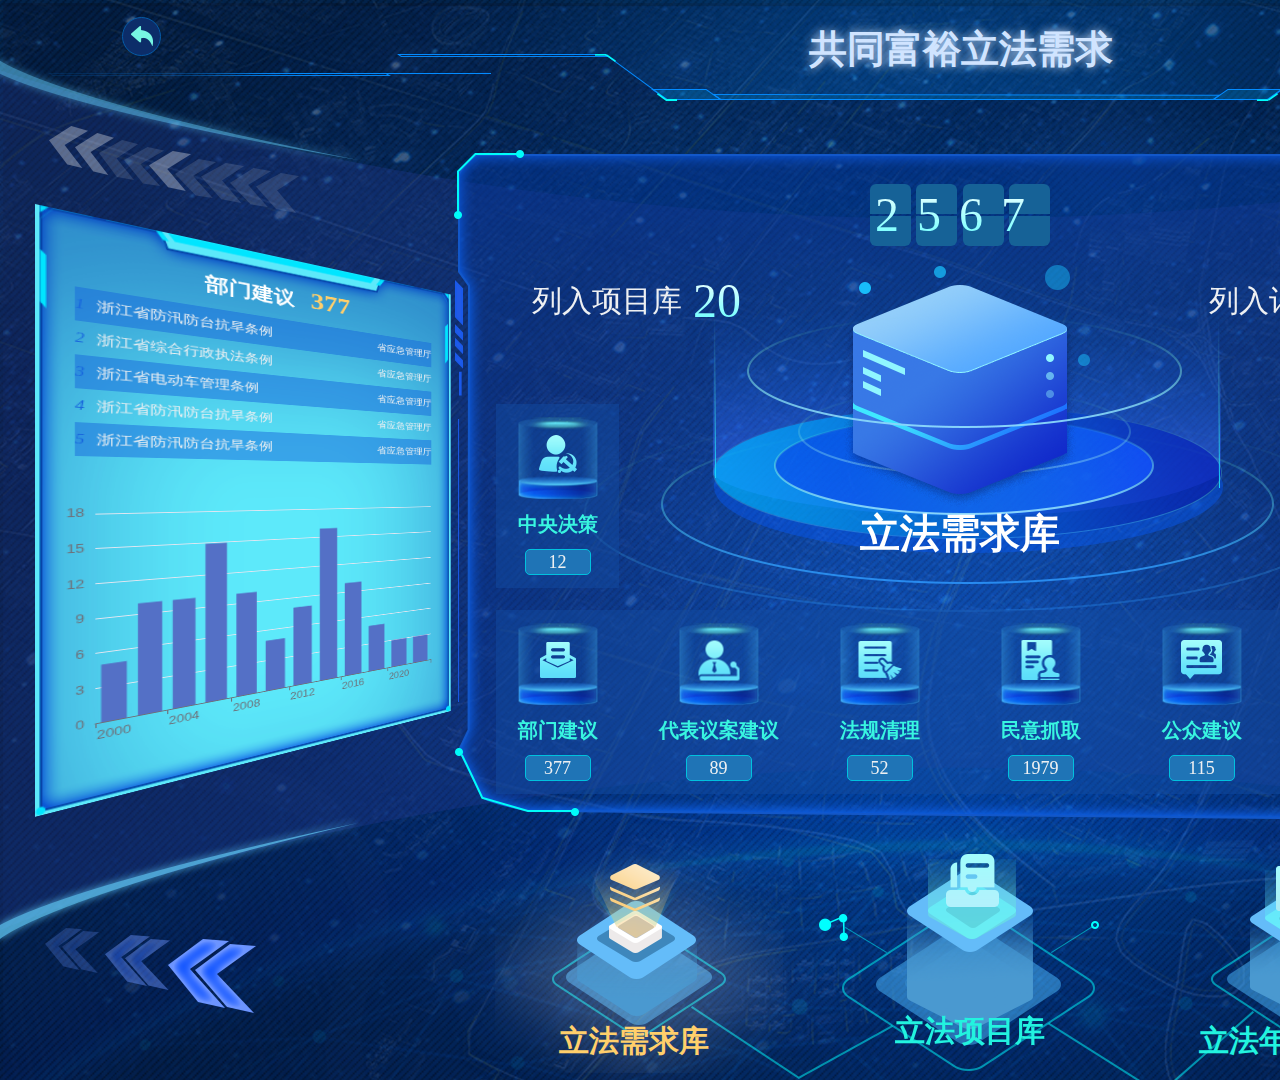
<file: index.html>
<!DOCTYPE html>
<html lang="en">

<head>
    <meta charset="UTF-8">
    <meta http-equiv="X-UA-Compatible" content="IE=edge">
    <meta name="viewport" content="width=device-width, initial-scale=1.0">
    <title>立法项目库</title>
    <link rel="stylesheet" href="./static/css/reset200802.css">
    <link rel="stylesheet" href="./static/font/css/all.css">
    <link rel="stylesheet" href="./static/css/index.css">
    <script src="./static/js/echarts/echarts.min.js"></script>
</head>

<body>
    <!-- 创建背景容器 设置背景 -->
    <div class="bg-wrapper">
        <!--创建head容器  -->
        <div class="header-wrapper">
            <!-- 创建header -->
            <div class="header">
                <!-- 左侧返回按钮 -->
                <div class="lf-ret-wrapper">
                    <a href="#" class="ret">
                        <img src="./static/image/ret.png" alt="">
                    </a>

                </div>
                <!-- 中间标题 -->
                <h1 class="middle-title">共同富裕立法需求</h1>
                <!-- 右侧用户信息 -->
                <div class="user-info-wrapper">
                    <ul class="nav">
                        <li>
                            <a href="#">
                                <img src="./static/image/user-my-computer.png" alt="">
                            </a>
                        </li>

                        <li>
                            <a href="#">
                                <img src="./static/image/user-question-mark.png" alt="">
                            </a>
                        </li>
                        <li>
                            <a href="#">
                                <img src="./static/image/information.png" alt="">
                            </a>
                        </li>
                    </ul>
                    <!-- 黄色消息记录 -->
                    <div class="information">
                        <a href="#">6</a>
                    </div>
                    <div class="user-info">
                        <div class="avatar">
                            <a href="#">
                                <img src="./static/image/user.png" alt="">
                            </a>
                        </div>
                        <div class="username">
                            <a href="#">
                                Patrick
                                <i class="fas fa-angle-down"></i>
                            </a>

                        </div>
                    </div>
                </div>

            </div>
        </div>
        <!-- 创建主体 main容器  -->
        <div class="main-wrapper">
            <!-- 左侧部门建议 -->
            <div class="suggestion-wrapper">
                <!-- 背景 -->
                <div class="lf-bg">
                    <!-- 标题 -->
                    <h1>部门建议<span>377</span></h1>
                    <!-- 列表项 -->
                    <ul>
                        <li>
                            <a href="#">
                                <i>1</i>
                                浙江省防汛防台抗旱条例
                                <p>省应急管理厅</p>
                            </a>
                        </li>
                        <li>
                            <a href="#">
                                <i>2</i>
                                浙江省综合行政执法条例
                                <p>省应急管理厅</p>
                            </a>
                        </li>
                        <li>
                            <a href="#">
                                <i>3</i>
                                浙江省电动车管理条例
                                <p>省应急管理厅</p>
                            </a>
                        </li>
                        <li>
                            <a href="#">
                                <i>4</i>
                                浙江省防汛防台抗旱条例
                                <p>省应急管理厅</p>
                            </a>
                        </li>
                        <li>
                            <a href="#">
                                <i>5</i>
                                浙江省防汛防台抗旱条例
                                <p>省应急管理厅</p>
                            </a>
                        </li>
                    </ul>
                    <!-- 可视化图表 -->
                    <div id="main"></div>
                </div>

            </div>
            <!-- 中间立法库 -->
            <div class="library">
                <!-- 统计数字 -->
                <div class="statisticd">
                    <!-- 背景透明层 -->
                    <div class="bg-opct">
                        <!-- 上半部背景 -->
                        <ul class="top-bg">
                            <li></li>
                            <li></li>
                            <li></li>
                            <li></li>
                        </ul>
                        <!-- 下半部背景 -->
                        <ul class="bottom-bg">
                            <li></li>
                            <li></li>
                            <li></li>
                            <li></li>
                        </ul>
                    </div>
                    <!-- 统计数字 -->
                    <div class="statisticd-data">
                        <ul>
                            <li>2</li>
                            <li>5</li>
                            <li>6</li>
                            <li>7</li>
                        </ul>
                    </div>
                </div>
                <!-- 列入项目 -->
                <div class="item">
                    <!-- 列入项目库 -->
                    <div class="item-ku">
                        <a href="#">
                            列入项目库
                            <span>20</span>
                        </a>
                    </div>
                    <!-- 列入计划 -->
                    <div class="item-plan">
                        <a href="#">
                            列入计划
                            <span>10</span>
                        </a>
                    </div>
                </div>
                <!-- 中央省委 -->
                <div class="central">
                    <!-- 中央决策 -->
                    <div class="lf-zyjc">
                        <a href="#">
                            <div class="icon">
                                <img src="./static/image/zyjc.png" alt="">
                            </div>
                            <h1>中央决策</h1>
                            <div class="strip">
                                <span>12</span>
                            </div>
                        </a>
                    </div>
                    <!-- 立法需求库 -->
                    <div class="md-lfxq">
                        <h1>立法需求库</h1>
                    </div>
                    <!-- 省委要求 -->
                    <div class="rt-swyq">
                        <a href="#">
                            <div class="icon">
                                <img src="./static/image/省委要求.png" alt="">
                            </div>
                            <h1>省委要求</h1>
                            <div class="strip">
                                <span>26</span>
                            </div>
                        </a>
                    </div>
                </div>
                <!-- 部门列表项 -->
                <div class="legislation-item">
                    <ul>
                        <li> <a href="#">
                                <div class="icon">
                                    <img src="./static/image/部门建议.png" alt="">
                                </div>
                                <h1>部门建议</h1>
                                <div class="strip">
                                    <span>377</span>
                                </div>
                            </a></li>
                        <li> <a href="#">
                                <div class="icon">
                                    <img src="./static/image/代表议案建议.png" alt="">
                                </div>
                                <h1>代表议案建议</h1>
                                <div class="strip">
                                    <span>89</span>
                                </div>
                            </a></li>
                        <li> <a href="#">
                                <div class="icon">
                                    <img src="./static/image/fgql.png" alt="">
                                </div>
                                <h1>法规清理</h1>
                                <div class="strip">
                                    <span>52</span>
                                </div>
                            </a></li>
                        <li> <a href="#">
                                <div class="icon">
                                    <img src="./static/image/myzq.png" alt="">
                                </div>
                                <h1>民意抓取</h1>
                                <div class="strip">
                                    <span>1979</span>
                                </div>
                            </a></li>
                        <li> <a href="#">
                                <div class="icon">
                                    <img src="./static/image/qzfg.png" alt="">
                                </div>
                                <h1>公众建议</h1>
                                <div class="strip">
                                    <span>115</span>
                                </div>
                            </a></li>
                        <li> <a href="#">
                                <div class="icon">
                                    <img src="./static/image/zfjc.png" alt="">
                                </div>
                                <h1>执法检查</h1>
                                <div class="strip">
                                    <span>120</span>
                                </div>
                            </a></li>
                    </ul>
                </div>
            </div>
            <!-- 右侧执法检查 -->
            <div class="check">
                <div class="lf-bg">
                    <!-- 标题 -->
                    <h1>执法检查<span>120</span></h1>
                    <!-- 列表项 -->
                    <ul>
                        <li>
                            <a href="#">
                                <!-- <i>1</i> -->
                                《浙江省固体废物污染环境防治条例(修订)》
                                <!-- <p>省应急管理厅</p> -->
                            </a>
                        </li>
                        <li>
                            <a href="#">
                                <!-- <i>2</i> -->
                                《浙江省固体废物污染环境防治条例(修订)》
                                <!-- <p>省应急管理厅</p> -->
                            </a>
                        </li>
                        <li>
                            <a href="#">
                                <!-- <i>3</i> -->
                                《浙江省固体废物污染环境防治条例(修订)》
                                <!-- <p>省应急管理厅</p> -->
                            </a>
                        </li>
                        <li>
                            <a href="#">
                                <!-- <i>4</i> -->
                                《浙江省固体废物污染环境防治条例(修订)》
                                <!-- <p>省应急管理厅</p> -->
                            </a>
                        </li>
                        <li>
                            <a href="#">
                                <!-- <i>5</i> -->
                                《浙江省固体废物污染环境防治条例(修订)》
                                <!-- <p>省应急管理厅</p> -->
                            </a>
                        </li>
                    </ul>
                    <div id="r-main"></div>
                </div>
            </div>
        </div>
        <!-- footer -->
        <div class="footer">
            <div class="item-list">
                <a href="#">

                    <div class="img-wrapper">
                        <img class="lfimg" src="./static/image/lfxqk.png" alt="">
                    </div>
                    <h2 class="lft">立法需求库</h2>
                </a>
                <a href="#">
                    <div class="img-wrapper">
                        <img class="mdimg" src="./static/image/lfxmk-1.png" alt="">
                    </div>
                    <h2 class="mdt">立法项目库</h2>
                </a>
                <a href="#">
                    <div class="img-wrapper">
                        <img class="rtimg " src="./static/image/lfjh.png" alt="">
                    </div>

                    <h2 class="rtt">立法年度计划库</h2>
                </a>
            </div>
        </div>
    </div>
    <script>
        //基于准备好的dom，初始化echarts实例
        var myChart = echarts.init(document.getElementById('main'));
        var b_myChart = echarts.init(document.getElementById('r-main'));
        // 指定图表的配置项和数据

        var option = {
            xAxis: {
                type: 'category',
                data: ['2000', '2002', '2004', '2006', '2008', '2010', '2012', '2014', '2016', '2018', '2020', '2022']
            },
            yAxis: {
                type: 'value'
            },
            series: [
                {
                    data: [5, 10, 10, 15, 10, 5, 8, 16, 10, 5, 3, 3],
                    type: 'bar'
                }
            ]
        };

        // 使用刚指定的配置项和数据显示图表。
        myChart.setOption(option);
        b_myChart.setOption(option);
    </script>
</body>

</html>
</file>
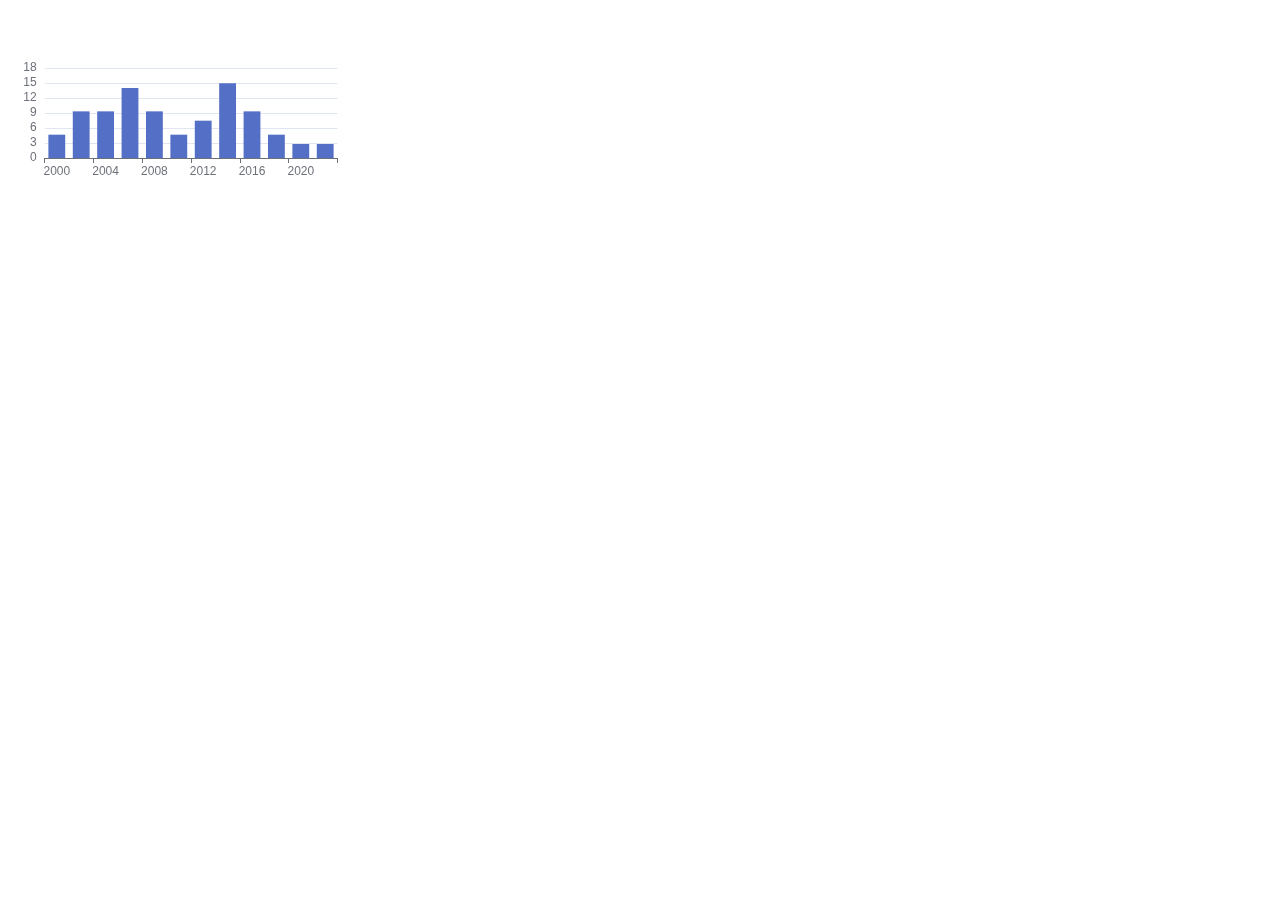
<file: index_1.html>
<!DOCTYPE html>
<html lang="en">
<head>
    <meta charset="UTF-8">
    <meta http-equiv="X-UA-Compatible" content="IE=edge">
    <meta name="viewport" content="width=device-width, initial-scale=1.0">
    <title>Document</title>
    <script src="./static/js/echarts/echarts.min.js"></script>
</head>
<body>
    <div id="main" style="width: 366px; height: 220px;">tr  </div>
    <script type="text/javascript">
        //基于准备好的dom，初始化echarts实例
        var myChart = echarts.init(document.getElementById('main'));

        // 指定图表的配置项和数据
        
        var option = {
                xAxis: {
                    type: 'category',
                    data: ['2000', '2002', '2004', '2006', '2008', '2010', '2012','2014','2016','2018','2020','2022']
                },
                yAxis: {
                    type: 'value'
                },
                series: [
                    {
                    data: [5, 10, 10, 15, 10, 5,8,16,10,5,3,3],
                    type: 'bar'
                    }
                ]
                };

        // 使用刚指定的配置项和数据显示图表。
        myChart.setOption(option);

//         var chartDom = document.getElementById('main');
//         var myChart = echarts.init(chartDom);
//         var option;

//             option = {
//             xAxis: {
//                 type: 'category',
//                 data: ['2000', '2002', '2004', '2006', '2008', '2010', '2012','2014','2016','2018','2020','2022']
//             },
//             yAxis: {
//                 type: 'value'
//             },
//             series: [
//                 {
//                 data: [0, 5, 15, 20, 25, 30],
//                 type: 'bar'
//                 }
//             ]
//             };

// option && myChart.setOption(option);


    </script>
</body>
</html>
</file>
<file: static/css/index.css>
a {
  text-decoration: none;
  color: #eef0f2;
}
/* 设置背景 */
.bg-wrapper {
  width: 1920px;
  height: 1080px;
  margin: 0 auto;
  background-image: url(../image/bg.png);
  background-size: cover;
}
.bg-wrapper .header-wrapper {
  /* 设置header 对齐方式 */
}
.bg-wrapper .header-wrapper .header {
  width: 1920px;
  display: flex;
  justify-content: space-between;
  align-items: center;
}
.bg-wrapper .header-wrapper .header .lf-ret-wrapper {
  display: flex;
  width: 333px;
}
.bg-wrapper .header-wrapper .header .lf-ret-wrapper .ret {
  display: block;
  width: 37px;
  height: 37px;
  border: 1px solid #055ba7;
  border-radius: 50%;
  background-color: #0c2d69;
  position: relative;
  top: -13px;
  margin-left: 122px;
}
.bg-wrapper .header-wrapper .header .lf-ret-wrapper .ret img {
  position: absolute;
  top: 50%;
  left: 50%;
  transform: translateX(-50%) translateY(-50%);
}
.bg-wrapper .header-wrapper .header h1 {
  line-height: 98px;
  color: #d0e4ff;
  font-size: 38px;
  display: flex;
  text-align: center;
  text-shadow: 0 0 10px ;
}
.bg-wrapper .header-wrapper .header .user-info-wrapper {
  display: flex;
  margin-right: 25px;
  position: relative;
  top: -13px;
}
.bg-wrapper .header-wrapper .header .user-info-wrapper .nav {
  width: 137px;
  display: flex;
  justify-content: space-between;
  align-items: center;
  margin-right: 25px;
}
.bg-wrapper .header-wrapper .header .user-info-wrapper .nav li a {
  position: relative;
  display: block;
  width: 37px;
  height: 37px;
  background-color: rgba(11, 46, 106, 0.5);
  border: 1px solid #055ba7;
  border-radius: 50%;
}
.bg-wrapper .header-wrapper .header .user-info-wrapper .nav li a img {
  position: absolute;
  top: 50%;
  left: 50%;
  transform: translateX(-50%) translateY(-50%);
}
.bg-wrapper .header-wrapper .header .user-info-wrapper .information {
  position: absolute;
  top: -5px;
  left: 124px;
  width: 25px;
  height: 20px;
  background-color: #ffad00;
  border-radius: 10px;
}
.bg-wrapper .header-wrapper .header .user-info-wrapper .information a {
  display: block;
  text-align: center;
  color: #eef0f2;
  font-size: 14px;
  line-height: 20px;
}
.bg-wrapper .header-wrapper .header .user-info-wrapper .user-info {
  display: flex;
  align-items: center;
}
.bg-wrapper .header-wrapper .header .user-info-wrapper .user-info .avatar {
  width: 46px;
  height: 46px;
  background-color: #505e74;
  border-radius: 50%;
  overflow: hidden;
}
.bg-wrapper .header-wrapper .header .user-info-wrapper .user-info .avatar a {
  display: block;
}
.bg-wrapper .header-wrapper .header .user-info-wrapper .user-info .avatar a img {
  width: 46px;
  height: 46px;
}
.bg-wrapper .header-wrapper .header .user-info-wrapper .user-info .username {
  display: flex;
  font-size: 18px;
  color: #eef0f2;
}
.bg-wrapper .header-wrapper .header .user-info-wrapper .user-info .username a {
  display: block;
  margin-left: 14px;
}
.bg-wrapper .header-wrapper .header .user-info-wrapper .user-info .username a i {
  margin-left: 14px;
}
.bg-wrapper .main-wrapper {
  margin-top: 56px;
  margin: 56px 35px 0px;
  display: flex;
  justify-content: space-between;
  perspective: 800px;
}
.bg-wrapper .main-wrapper .suggestion-wrapper {
  width: 416px;
  height: 613px;
  margin-top: 50px ;
  transform-style: preserve-3d;
}
.bg-wrapper .main-wrapper .suggestion-wrapper .lf-bg {
  background-color: #5de9fa;
  width: 100%;
  height: 100%;
  background-image: url(../image/左侧1.png);
  background-size: 100% 100%;
  overflow: hidden;
  transform-origin: left;
  transform: rotateY(65deg);
}
.bg-wrapper .main-wrapper .suggestion-wrapper .lf-bg h1 {
  margin-top: 31px;
  height: 31px;
  font-size: 22px;
  color: #fff;
  text-align: center;
}
.bg-wrapper .main-wrapper .suggestion-wrapper .lf-bg h1 span {
  color: #ffcf6b;
  font-size: 30px;
  margin-left: 17px;
}
.bg-wrapper .main-wrapper .suggestion-wrapper .lf-bg ul {
  width: 360px;
  margin: 14px auto 0 auto ;
}
.bg-wrapper .main-wrapper .suggestion-wrapper .lf-bg ul li:nth-child(2n+1) {
  background-color: rgba(24, 103, 220, 0.5);
}
.bg-wrapper .main-wrapper .suggestion-wrapper .lf-bg ul li {
  height: 35px;
  line-height: 35px;
  font-size: 14px;
}
.bg-wrapper .main-wrapper .suggestion-wrapper .lf-bg ul li :hover {
  background-color: #1867dd;
}
.bg-wrapper .main-wrapper .suggestion-wrapper .lf-bg ul li :hover i {
  color: #fff;
}
.bg-wrapper .main-wrapper .suggestion-wrapper .lf-bg ul li a {
  display: block;
}
.bg-wrapper .main-wrapper .suggestion-wrapper .lf-bg ul li a i {
  margin-right: 5px;
  color: #1867dd;
}
.bg-wrapper .main-wrapper .suggestion-wrapper .lf-bg ul li a p {
  float: right;
  font-size: 12px;
}
.bg-wrapper .main-wrapper .suggestion-wrapper .lf-bg #main {
  width: 430px;
  height: 350px;
  margin: 0 auto;
}
.bg-wrapper .main-wrapper .library {
  width: 1008px;
  height: 665px;
}
.bg-wrapper .main-wrapper .library .statisticd {
  position: relative;
}
.bg-wrapper .main-wrapper .library .statisticd .bg-opct {
  width: 180px;
  margin: 30px  auto;
}
.bg-wrapper .main-wrapper .library .statisticd .bg-opct .top-bg {
  display: flex;
  justify-content: space-between;
}
.bg-wrapper .main-wrapper .library .statisticd .bg-opct .top-bg li {
  width: 41px;
  height: 30px;
  background-color: #166297;
  border-top-left-radius: 6px ;
  border-top-right-radius: 6px ;
}
.bg-wrapper .main-wrapper .library .statisticd .bg-opct .bottom-bg {
  margin-top: 2px;
  display: flex;
  justify-content: space-between;
}
.bg-wrapper .main-wrapper .library .statisticd .bg-opct .bottom-bg li {
  width: 41px;
  height: 30px;
  background-color: #166297;
  border-bottom-left-radius: 6px ;
  border-bottom-right-radius: 6px ;
}
.bg-wrapper .main-wrapper .library .statisticd .statisticd-data {
  position: absolute;
  top: 0;
  left: 50%;
  width: 180px;
  line-height: 62px;
  transform: translateX(-50%);
}
.bg-wrapper .main-wrapper .library .statisticd .statisticd-data ul {
  display: flex;
  font-size: 48px;
  font-weight: 500;
  background: linear-gradient(#fcffff, #5bffff);
  color: transparent;
  -webkit-background-clip: text;
  padding-left: 5px;
}
.bg-wrapper .main-wrapper .library .statisticd .statisticd-data ul li {
  margin-right: 18px;
}
.bg-wrapper .main-wrapper .library .item {
  width: 857px;
  margin: 0 auto;
  display: flex;
  justify-content: space-between;
}
.bg-wrapper .main-wrapper .library .item a {
  display: block;
  line-height: 50px;
  font-size: 30px;
}
.bg-wrapper .main-wrapper .library .item a span {
  vertical-align: bottom;
  font-size: 48px;
  margin-left: 4px;
  background: linear-gradient(#fcffff, #5bffff);
  color: transparent;
  -webkit-background-clip: text;
}
.bg-wrapper .main-wrapper .library .central {
  display: flex;
  justify-content: space-between;
  margin: 78px  40px 0 40px;
}
.bg-wrapper .main-wrapper .library .central .lf-zyjc,
.bg-wrapper .main-wrapper .library .central .rt-swyq {
  width: 123px;
  height: 184px;
  background-color: rgba(18, 74, 160, 0.5);
}
.bg-wrapper .main-wrapper .library .central .lf-zyjc a,
.bg-wrapper .main-wrapper .library .central .rt-swyq a {
  display: flex;
  flex-direction: column;
  align-items: center;
}
.bg-wrapper .main-wrapper .library .central .lf-zyjc a .icon,
.bg-wrapper .main-wrapper .library .central .rt-swyq a .icon {
  margin-top: 13px;
  position: relative;
  width: 80px;
  height: 82px;
  background-image: url(../image/item.png);
  background-size: cover;
}
.bg-wrapper .main-wrapper .library .central .lf-zyjc a .icon img,
.bg-wrapper .main-wrapper .library .central .rt-swyq a .icon img {
  position: absolute;
  top: 45%;
  left: 50%;
  transform: translateX(-50%) translateY(-50%);
}
.bg-wrapper .main-wrapper .library .central .lf-zyjc a h1,
.bg-wrapper .main-wrapper .library .central .rt-swyq a h1 {
  margin: 15px 0;
  font-size: 20px;
  color: #38f5e0;
}
.bg-wrapper .main-wrapper .library .central .lf-zyjc a .strip,
.bg-wrapper .main-wrapper .library .central .rt-swyq a .strip {
  width: 64px;
  height: 24px;
  background-color: #1f74b6;
  border: 1px solid #01c1de;
  border-radius: 5px;
  line-height: 24px;
  text-align: center;
}
.bg-wrapper .main-wrapper .library .central .lf-zyjc a .strip span,
.bg-wrapper .main-wrapper .library .central .rt-swyq a .strip span {
  font-size: 18px;
}
.bg-wrapper .main-wrapper .library .central .md-lfxq {
  width: 240px;
  height: 69px;
  line-height: 69px;
  margin-top: 95px;
}
.bg-wrapper .main-wrapper .library .central .md-lfxq h1 {
  text-align: center;
  font-size: 40px;
  color: #ffffff;
}
.bg-wrapper .main-wrapper .library .legislation-item {
  margin: 22px 40px 0 40px;
}
.bg-wrapper .main-wrapper .library .legislation-item ul {
  display: flex;
  justify-content: space-between;
  background-color: rgba(18, 74, 160, 0.5);
}
.bg-wrapper .main-wrapper .library .legislation-item ul li {
  width: 123px;
  height: 184px;
}
.bg-wrapper .main-wrapper .library .legislation-item ul li a {
  display: flex;
  flex-direction: column;
  align-items: center;
}
.bg-wrapper .main-wrapper .library .legislation-item ul li a .icon {
  margin-top: 13px;
  position: relative;
  width: 80px;
  height: 82px;
  background-image: url(../image/item.png);
  background-size: cover;
}
.bg-wrapper .main-wrapper .library .legislation-item ul li a .icon img {
  position: absolute;
  top: 45%;
  left: 50%;
  transform: translateX(-50%) translateY(-50%);
}
.bg-wrapper .main-wrapper .library .legislation-item ul li a h1 {
  margin: 15px 0;
  font-size: 20px;
  color: #38f5e0;
}
.bg-wrapper .main-wrapper .library .legislation-item ul li a .strip {
  width: 64px;
  height: 24px;
  background-color: #1f74b6;
  border: 1px solid #01c1de;
  border-radius: 5px;
  line-height: 24px;
  text-align: center;
}
.bg-wrapper .main-wrapper .library .legislation-item ul li a .strip span {
  font-size: 18px;
}
.bg-wrapper .main-wrapper .check {
  width: 416px;
  height: 613px;
  margin-top: 50px ;
  transform-style: preserve-3d;
}
.bg-wrapper .main-wrapper .check .lf-bg {
  width: 100%;
  height: 100%;
  background-image: url(../image/左侧1.png);
  background-size: 100% 100%;
  overflow: hidden;
  transform-origin: right;
  transform: rotateY(-65deg);
}
.bg-wrapper .main-wrapper .check .lf-bg h1 {
  margin-top: 31px;
  height: 31px;
  font-size: 22px;
  color: #fff;
  text-align: center;
}
.bg-wrapper .main-wrapper .check .lf-bg h1 span {
  color: #22f3df;
  font-size: 30px;
  margin-left: 17px;
}
.bg-wrapper .main-wrapper .check .lf-bg ul {
  width: 360px;
  margin: 14px auto 0 auto ;
}
.bg-wrapper .main-wrapper .check .lf-bg ul li:nth-child(2n+1) {
  background-color: rgba(24, 103, 220, 0.5);
}
.bg-wrapper .main-wrapper .check .lf-bg ul li {
  height: 35px;
  line-height: 35px;
  font-size: 14px;
}
.bg-wrapper .main-wrapper .check .lf-bg ul li :hover {
  background-color: #1867dd;
}
.bg-wrapper .main-wrapper .check .lf-bg ul li a {
  display: block;
  text-align: center;
}
.bg-wrapper .main-wrapper .check .lf-bg ul li a i:nth-child(odd) {
  color: #fff;
}
.bg-wrapper .main-wrapper .check .lf-bg ul li a i {
  margin-right: 5px;
  color: #1867dd;
}
.bg-wrapper .main-wrapper .check .lf-bg ul li a p {
  float: right;
  font-size: 12px;
}
.bg-wrapper .main-wrapper .check .lf-bg #r-main {
  width: 430px;
  height: 350px;
  margin: 0 auto;
}
.bg-wrapper .footer {
  width: 1008px;
  height: 200px;
  margin: 32px auto 0 auto;
}
.bg-wrapper .footer .item-list {
  display: flex;
  justify-content: space-between;
  margin: 0 55px;
}
.bg-wrapper .footer .item-list a {
  width: 220px;
  display: flex;
  flex-direction: column;
  align-items: center;
}
.bg-wrapper .footer .item-list a div {
  width: 126px;
  height: 175px;
  position: relative;
}
.bg-wrapper .footer .item-list a div img {
  position: absolute;
}
.bg-wrapper .footer .item-list a div .lfimg {
  top: -5px;
  left: -63px;
}
.bg-wrapper .footer .item-list a div .mdimg {
  top: -38px;
  left: 10px;
}
.bg-wrapper .footer .item-list a div .rtimg {
  top: -20px;
  left: 14px;
}
.bg-wrapper .footer .item-list a h2 {
  position: relative;
  text-align: center;
  font-size: 30px;
  display: block;
  color: #22f3df;
}
.bg-wrapper .footer .item-list a .lft {
  left: 13px;
  color: #ffcf6b;
}
.bg-wrapper .footer .item-list a .mdt {
  top: -10px;
  left: 10px;
}
.bg-wrapper .footer .item-list a .rtt {
  left: 5px;
}
/*# sourceMappingURL=./index.css.map */
</file>
<file: static/css/reset200802.css>
/* http://meyerweb.com/eric/tools/css/reset/ */
/* v1.0 | 20080212 */

html, body, div, span, applet, object, iframe,
h1, h2, h3, h4, h5, h6, p, blockquote, pre,
a, abbr, acronym, address, big, cite, code,
del, dfn, em, font, img, ins, kbd, q, s, samp,
small, strike, strong, sub, sup, tt, var,
b, u, i, center,
dl, dt, dd, ol, ul, li,
fieldset, form, label, legend,
table, caption, tbody, tfoot, thead, tr, th, td {
	margin: 0;
	padding: 0;
	border: 0;
	outline: 0;
	font-size: 100%;
	vertical-align: baseline;
	background: transparent;
}
body {
	line-height: 1;
}
ol, ul {
	list-style: none;
}
blockquote, q {
	quotes: none;
}
blockquote:before, blockquote:after,
q:before, q:after {
	content: '';
	content: none;
}

/* remember to define focus styles! */
:focus {
	outline: 0;
}

/* remember to highlight inserts somehow! */
ins {
	text-decoration: none;
}
del {
	text-decoration: line-through;
}

/* tables still need 'cellspacing="0"' in the markup */
table {
	border-collapse: collapse;
	border-spacing: 0;
}
</file>
